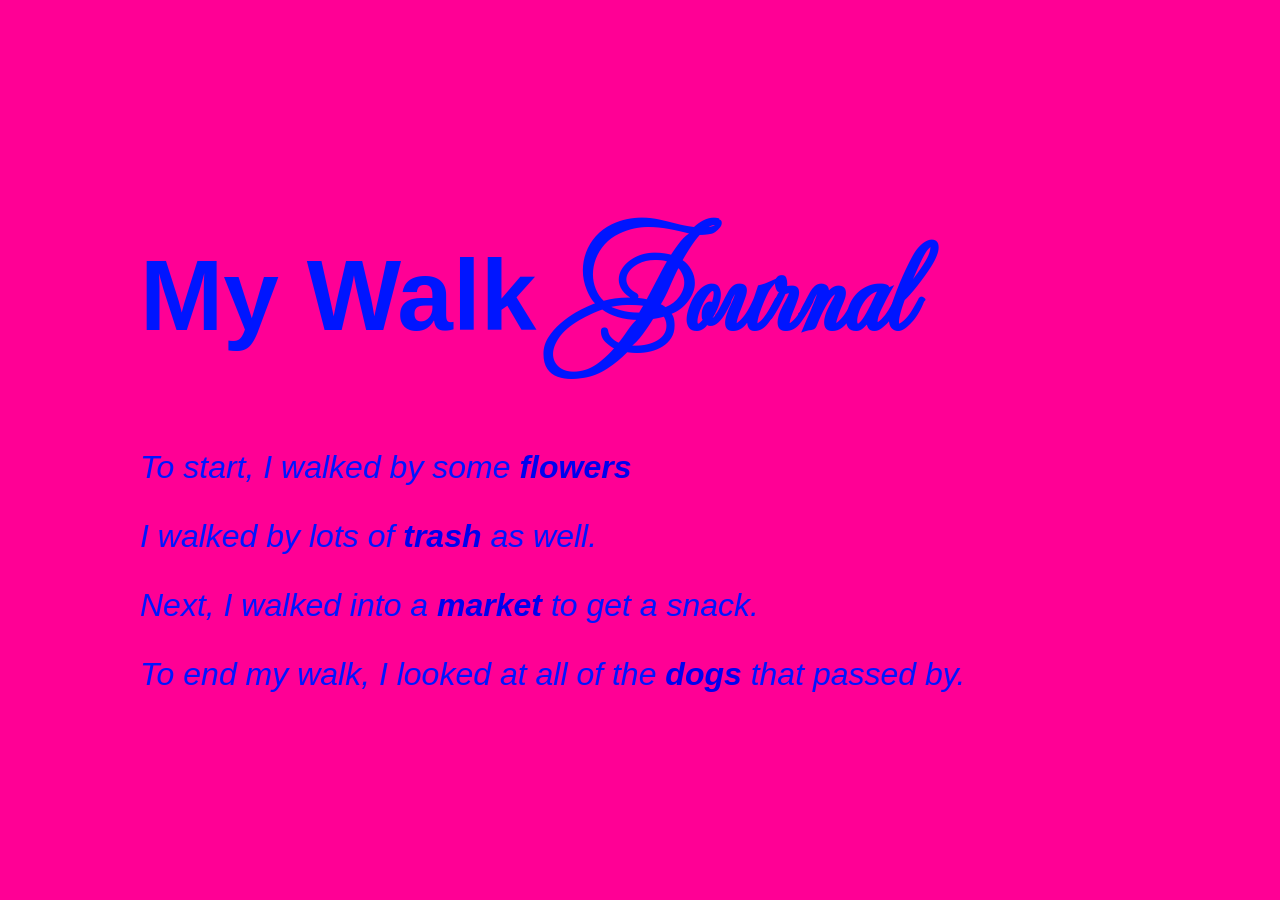
<file: HW1/index.html>
<html lang="en">
	<head>
		<meta charset="UTF-8">
		<meta name="viewport" content="width=device-width, initial-scale=1.0">
		<title>CSS</title>
		<link rel="stylesheet" href="style.css">
	</head>
	<body>
      <link rel="preconnect" href="https://fonts.googleapis.com">
      <link rel="preconnect" href="https://fonts.gstatic.com" crossorigin>
      <link href="https://fonts.googleapis.com/css2?family=Mea+Culpa&display=swap" rel="stylesheet">
		
      <h1> My Walk <span style="font-family: Mea Culpa" class="large-word">Journal</span> 

    
        </h1>
		<p>
			To start, I walked by some 
            <a href="flowers.html">
                <strong>flowers</strong>
                </a>
		</p>

        <p>
			I walked by lots of
            <a href="trash.html">
                <strong>trash</strong>
                </a>
                as well.
		</p>
        <p>
			Next, I walked into a
            <a href="market.html">
                <strong>market</strong>
                </a>
                to get a snack.
		</p>

         <p>
			To end my walk, I looked at all of the 
            <a href="dogs.html">
                <strong>dogs</strong>
                </a>
                that passed by.
		</p>


	</body>
</html>
</file>
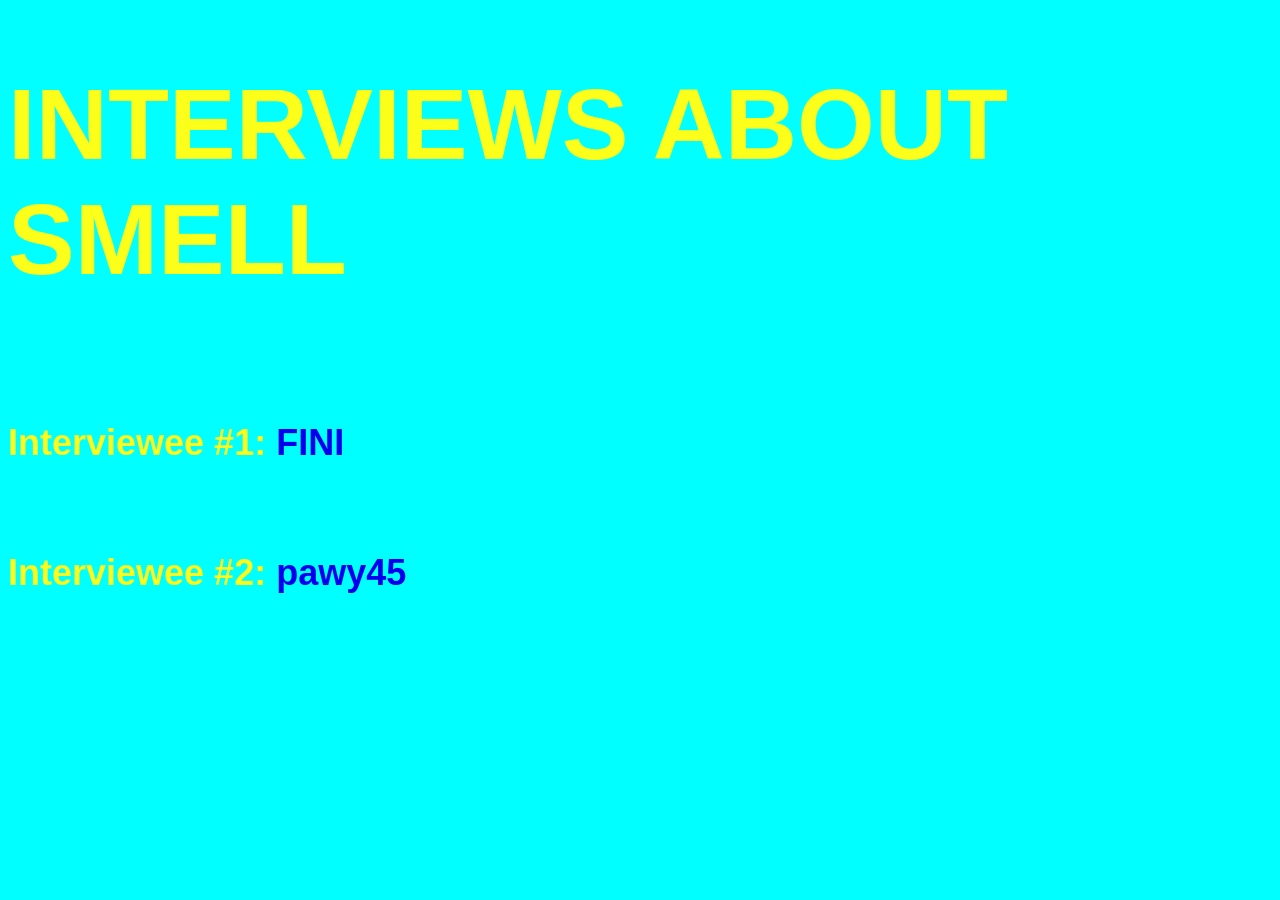
<file: HW2/index.html>
<!DOCTYPE html>
<html> 
    <head>
      <meta charset="UTF-8">
      <title> Interviews </title>
      <link rel="stylesheet" href="style.css">
    </head>   
    <body>
        <h1>INTERVIEWS ABOUT <span class="hover-word">SMELL</span> </h1>
        <br>
        <h2> Interviewee #1: <a href= "FINI.html"> <span class="hover-word">FINI</span></a></h2>
        <br>
        <h2> Interviewee #2: <a href= "paw.html"> <span class="hover-word">pawy45</span></a> </h2>

        </body>
</html>
</file>
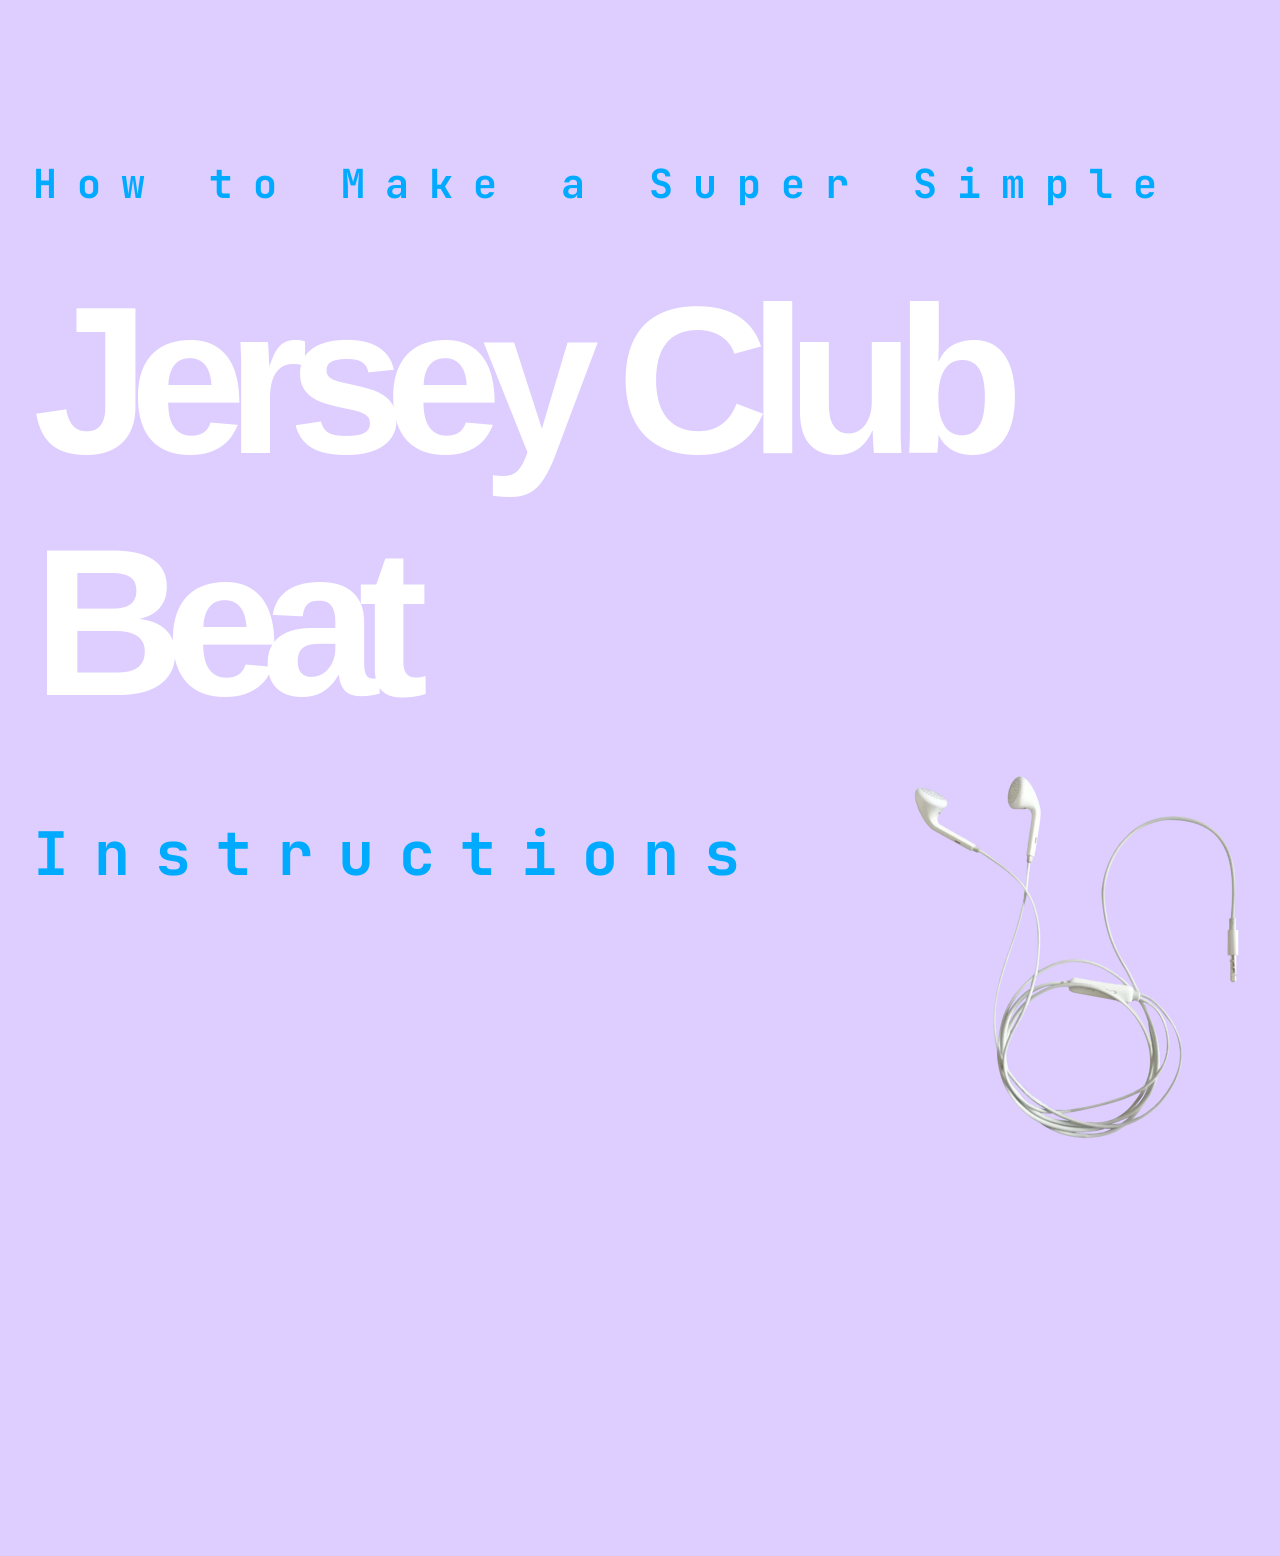
<file: HW3/index.html>
<!DOCTYPE html>
<html>
    <head>
        <meta charset="UTF-8">
    <link rel="stylesheet" href="style.css">
    <link rel="preconnect" href="https://fonts.googleapis.com">
    <link rel="preconnect" href="https://fonts.gstatic.com" crossorigin>
    <link href="https://fonts.googleapis.com/css2?family=JetBrains+Mono:ital,wght@0,100..800;1,100..800&display=swap" rel="stylesheet">
    </head>
<body>
<h1>How to Make a Super Simple</h1>
<h3>Jersey Club Beat</h3>
<h2> <a href="instruct.html" rel="noopener noreferrer">Instructions</a></h2>

</body>
<section>
        <img src="Headpgones.webp" alt="headphones">
    </section> 

</html>
</file>
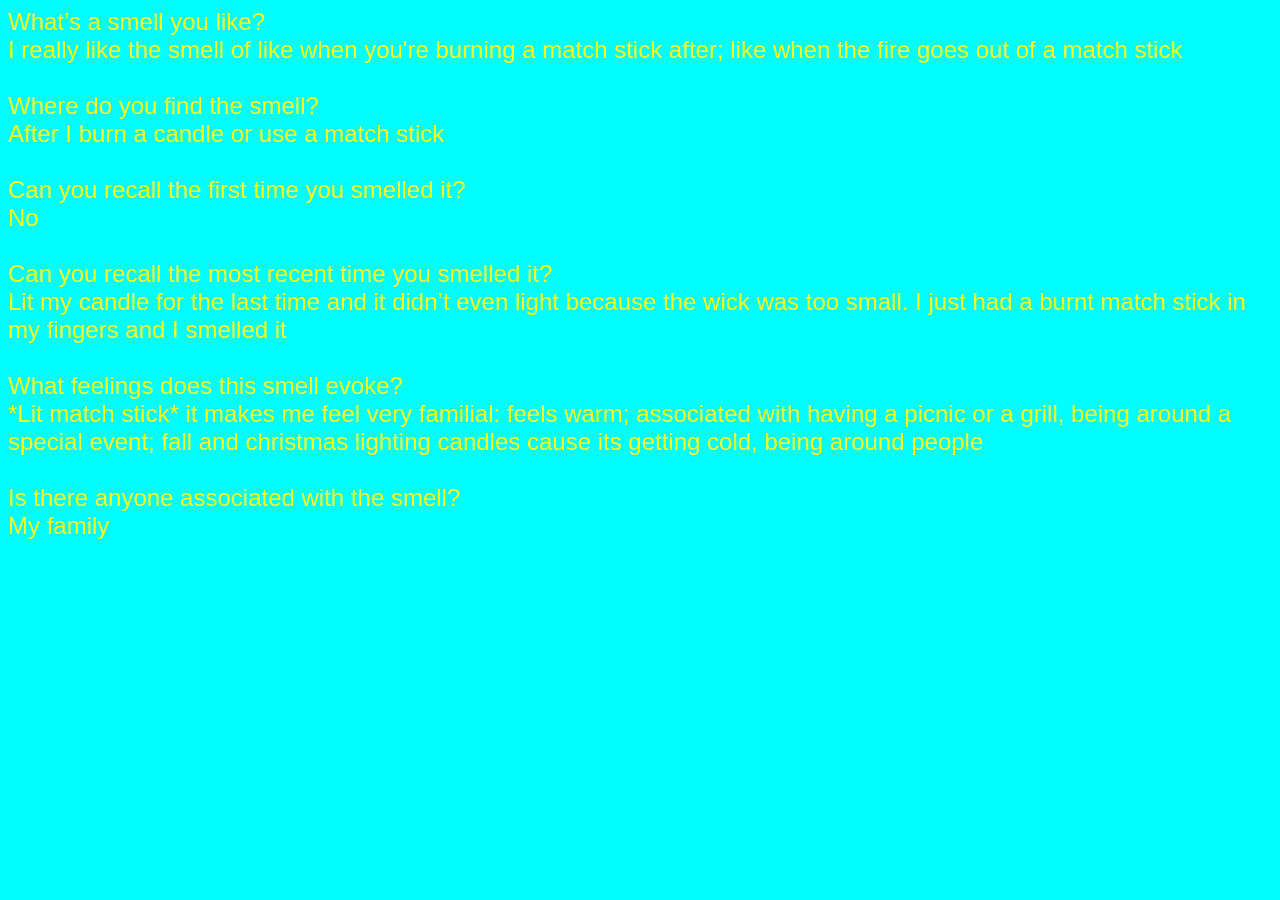
<file: HW2/FINI.html>
<!DOCTYPE html>
<html> 
    <head>
      <meta charset="UTF-8">
      <title> Interviews </title>
      <link rel="stylesheet" href="style.css">
    </head>   
    <body>
What’s a smell you like?
<br>
    I really like the smell of like when you're burning a match stick after; like when the fire goes out of a match stick
<br>
<br>
Where do you find the smell?
<br>
    After I burn a candle or use a match stick
<br>
<br>
Can you recall the first time you smelled it?
<br>
    No
<br>
<br>
Can you recall the most recent time you smelled it?
<br>
    Lit my candle for the last time and it didn’t even light because the wick was too small. I just had a burnt match stick in my fingers and I smelled it
<br>
<br>
What feelings does this smell evoke?
<br>
    *Lit match stick* it makes me feel very familial: feels warm; associated with having a picnic or a grill, being around a special event; fall and christmas lighting candles cause its getting cold, being around people
<br>
<br>
Is there anyone associated with the smell?
<br>
    My family
    
    </body>
</html>
</file>
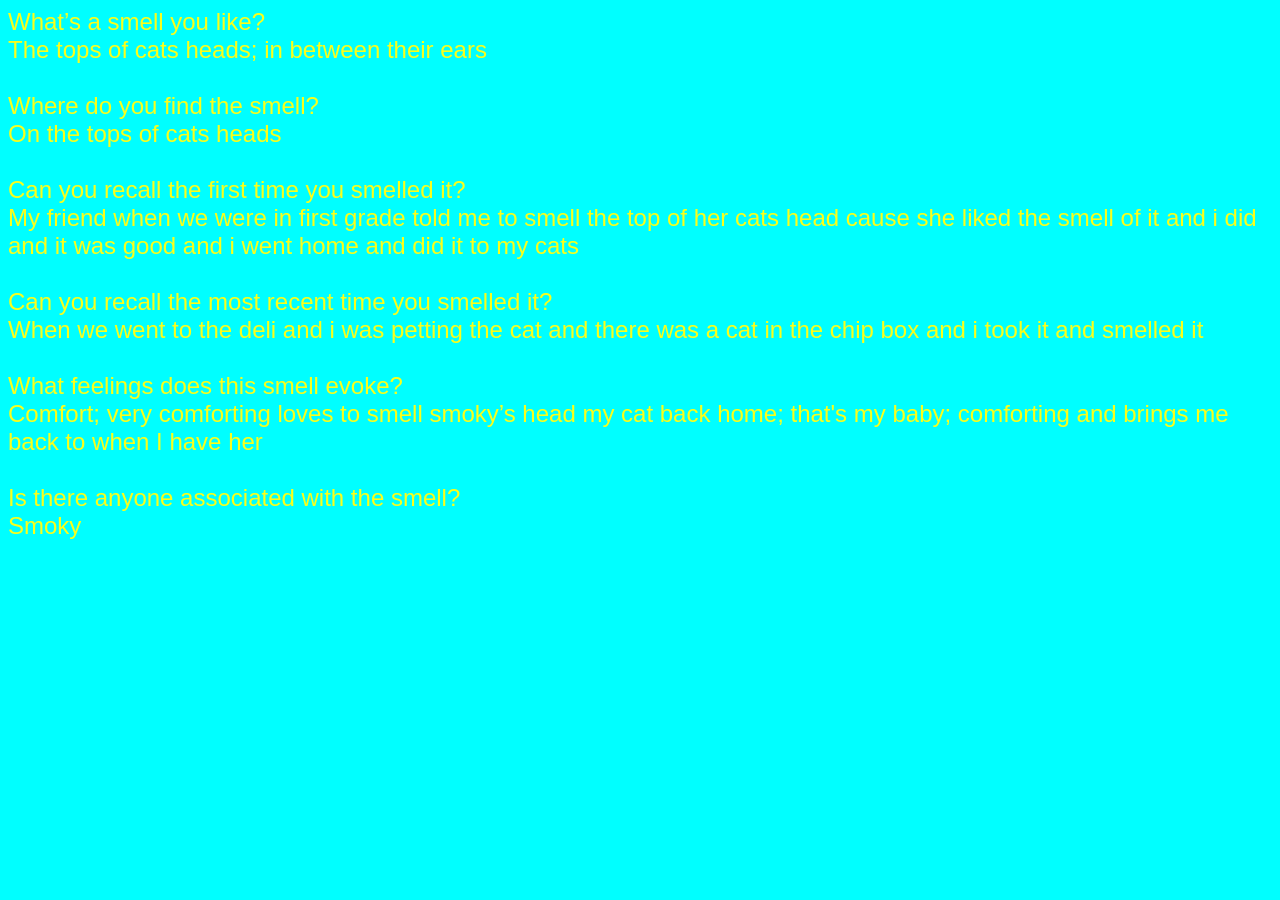
<file: HW2/paw.html>
<!DOCTYPE html>
<html> 
    <head>
      <meta charset="UTF-8">
      <title> Interviews </title>
      <link rel="stylesheet" href="style.css">
    </head>   
    <body>
What’s a smell you like?
<br>
The tops of cats heads; in between their ears
<br>
<br>
Where do you find the smell?
<br>
On the tops of cats heads
<br>
<br>
Can you recall the first time you smelled it?
<br>
My friend when we were in first grade told me to smell the top of her cats head cause she liked the smell of it and i did and it was good and i went home and did it to my cats
<br>
<br>
Can you recall the most recent time you smelled it?
<br>
When we went to the deli and i was petting the cat and there was a cat in the chip box and i took it and smelled it
<br>
<br>
What feelings does this smell evoke? 
<br>
Comfort; very comforting loves to smell smoky’s head my cat back home; that's my baby; comforting and brings me back to when I have her
<br>
<br>
Is there anyone associated with the smell?
<br>
Smoky

    
    </body>
</html>
</file>
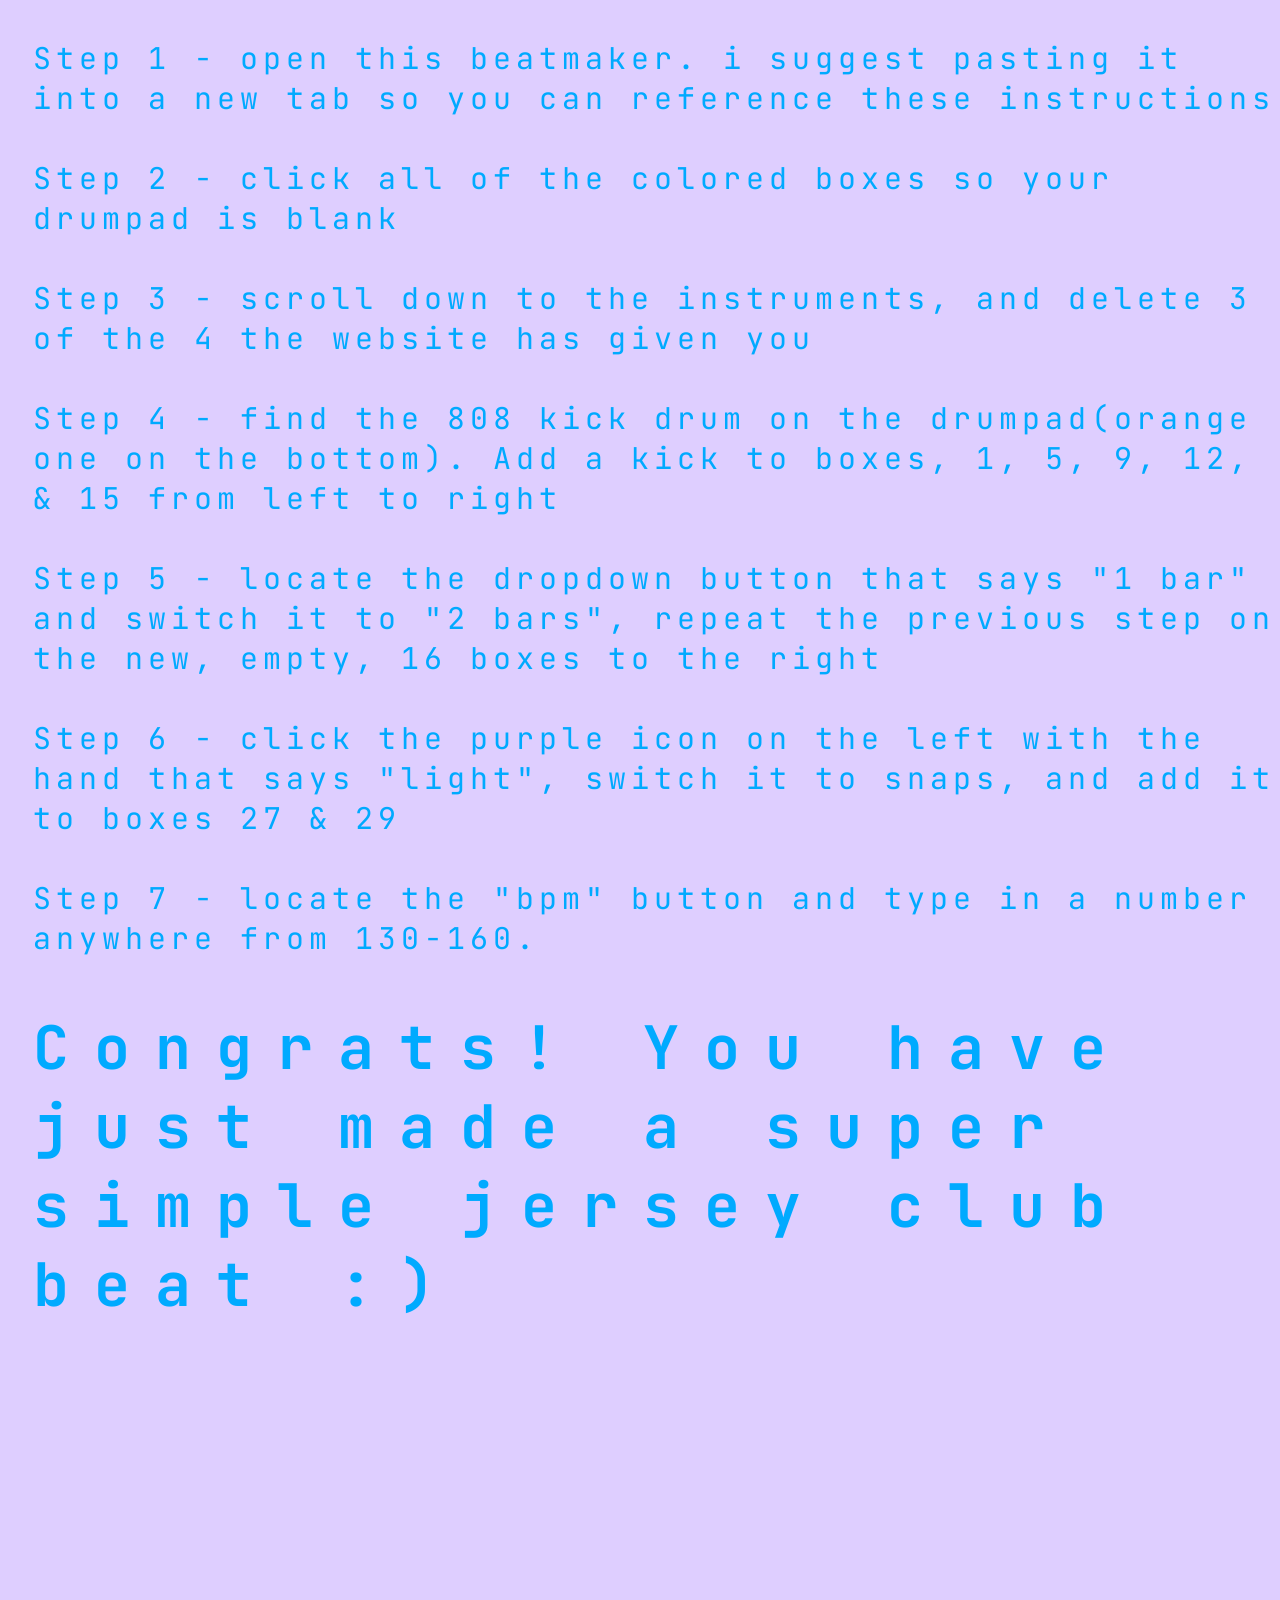
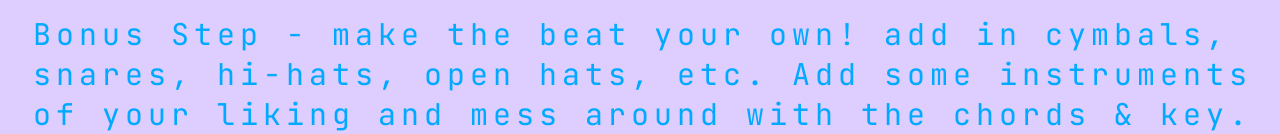
<file: HW3/instruct.html>
<!DOCTYPE html>
<html>
    <head>
        <meta charset="UTF-8">
    <link rel="stylesheet" href="style.css">
    <link rel="preconnect" href="https://fonts.googleapis.com">
    <link rel="preconnect" href="https://fonts.gstatic.com" crossorigin>
    <link href="https://fonts.googleapis.com/css2?family=JetBrains+Mono:ital,wght@0,100..800;1,100..800&display=swap" rel="stylesheet">
    </head>
    <body>
      Step 1 - open <a href=https://pulse.berklee.edu/?id=4&lesson=480>this beatmaker</a>. i suggest pasting it into a new tab so you can reference these instructions
      <br>
      <br>
      Step 2 - click all of the colored boxes so your drumpad is blank
      <br>
      <br>
      Step 3 - scroll down to the instruments, and delete 3 of the 4 the website has given you
      <br>
      <br>
      Step 4 - find the 808 kick drum on the drumpad(orange one on the bottom). Add a kick to boxes, 1, 5, 9, 12, & 15 from left to right
      <br>
      <br>
      Step 5 - locate the dropdown button that says "1 bar" and switch it to "2 bars", repeat the previous step on the new, empty, 16 boxes to the right
      <br>
      <br>
      Step 6 - click the purple icon on the left with the hand that says "light", switch it to snaps, and add it to boxes 27 & 29 
      <br>
      <br>
      Step 7 - locate the "bpm" button and type in a number anywhere from 130-160.
      <br>
      <br>
      <br>
      <br>
      <br>
      <br>
    <h2> Congrats! You have just made a super simple jersey club beat :)</h2>
<br>
Bonus Step - make the beat your own! add in cymbals, snares, hi-hats, open hats, etc. Add some instruments of your liking and mess around with the chords & key.
    </body>
</file>
<file: HW1/style.css>
body {
	font-family: sans-serif;
	background: rgb(255, 0, 149);
	color: rgb(0, 21, 255);
    margin: 200px auto;
    max-width: 1000px;
}
h1 {font-size: 100px;}
p { font-size: 32px; font-style: italic;}
a {
    text-decoration:none;
}
.large-word {font-size: 130px;}
</file>
<file: HW2/style.css>
body {
    background-color:aqua;
    font-family: 'Segoe UI', Tahoma, Geneva, Verdana, sans-serif;
    color: rgb(251, 255, 26);
    text-decoration: none;
    font-size: 24px;
}

h1 {
    font-size: 100px;
}

a {
    text-decoration: none;
}

.hover-word {
    color: inherit; 
    transition: color 0.3s ease; 
    cursor: pointer;
}

.hover-word:hover {
    color: #ff65aa;
}
</file>
<file: HW3/style.css>
body {
    background-color: rgb(222, 206, 255);
    text-decoration: none;
    color: rgb(0, 170, 255);
    font-family: "JetBrains Mono", monospace;
    letter-spacing: 5px;
    font-size: 30px;
    transform: translate(25px, 30px)
}

h1 {
    font-size: 40px;
    color: rgb(0, 170, 255);
    font-family: "JetBrains Mono", monospace;
    letter-spacing: 20px;
    transform: translate(0px, 100px);
}

h3 {
    font-size: 210px;
    color: rgb(255, 255, 255);
    font-family:Arial, Helvetica, sans-serif;
    letter-spacing: -20px;
    transform: translate(0px, -60px);
}

h2 {
    font-family: "JetBrains Mono", monospace;
    color: rgb(0, 170, 255);
    font-size: 60px;
    letter-spacing: 25px;
    transform: translate(0px, -200px);
    text-transform: none;
}

a {
    text-decoration: none;
    color: rgb(0, 170, 255); 
    }
a:hover {
    color: rgb(255, 0, 166);
    transition: 400ms;
}

section {
    transform: translate(770px, -400px)
}
</file>
